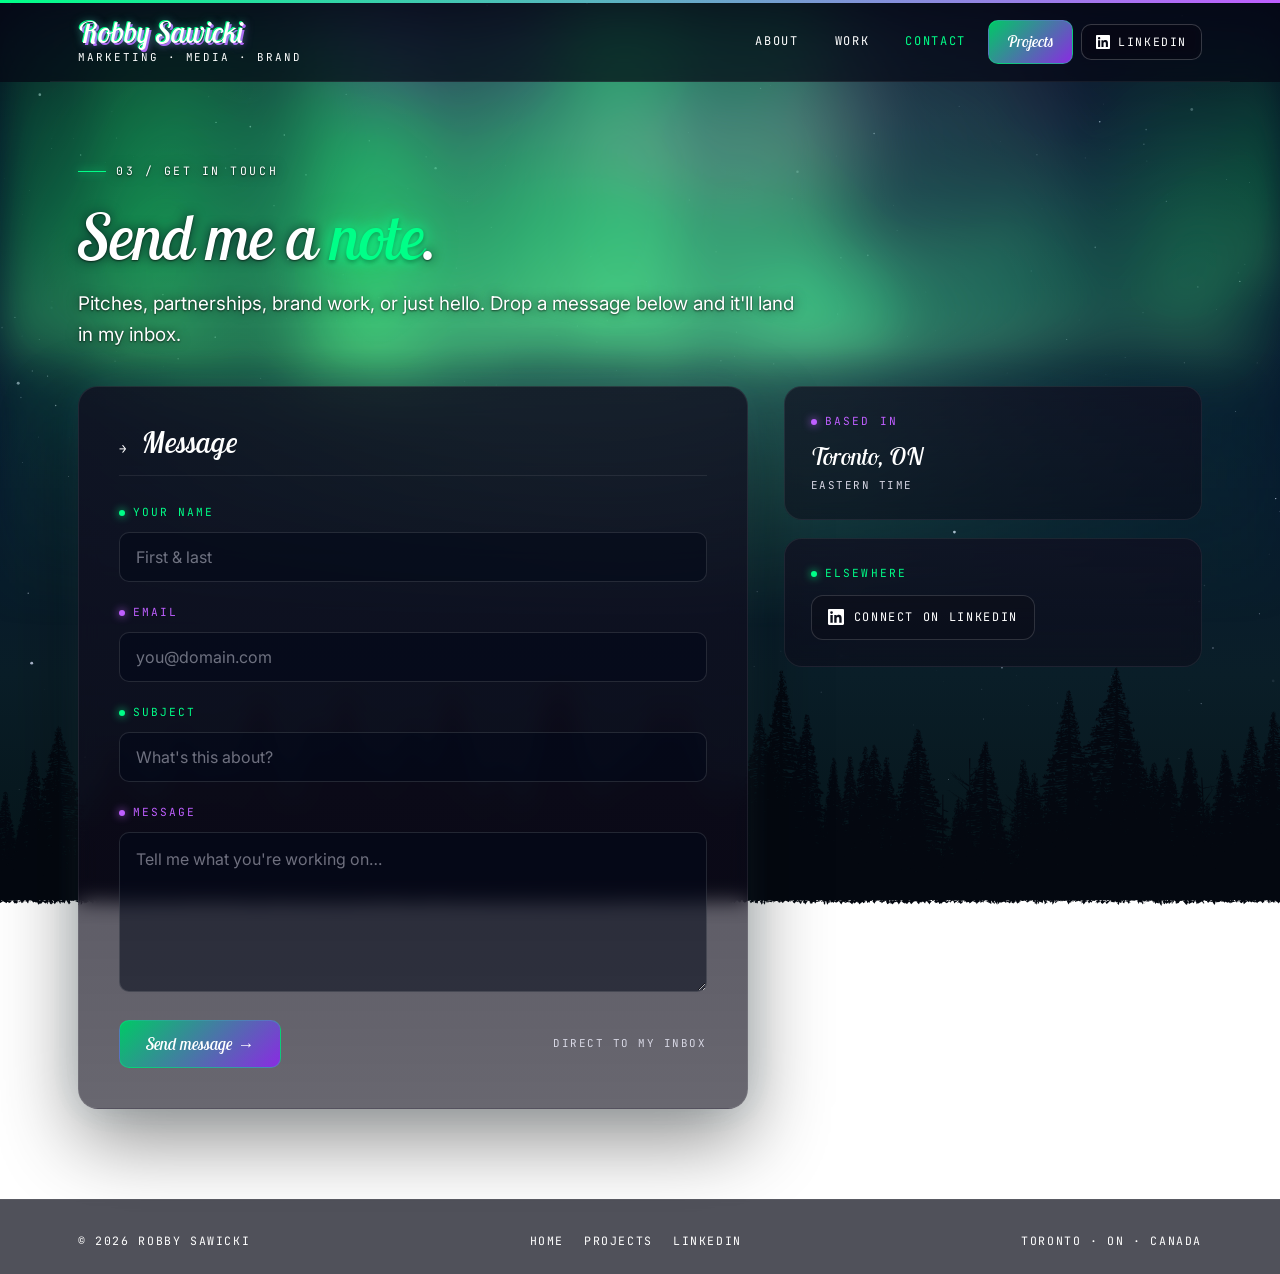
<file: contact.html>
<!DOCTYPE html>
<html lang="en">
<head>
    <meta charset="UTF-8">
    <meta name="viewport" content="width=device-width, initial-scale=1.0">
    <title>Contact · Robby Sawicki</title>
    <link rel="canonical" href="https://robbysawicki.com/contact.html" />
    <meta name="description" content="Get in touch with Robby Sawicki — Toronto marketing strategist — for pitches, partnerships, brand work, or just to say hello.">
    <meta name="author" content="Robby Sawicki">
    <meta name="theme-color" content="#020818">

    <!-- Open Graph (LinkedIn, Facebook, Slack, iMessage previews) -->
    <meta property="og:type" content="website">
    <meta property="og:site_name" content="Robby Sawicki">
    <meta property="og:title" content="Contact · Robby Sawicki">
    <meta property="og:description" content="Reach Robby Sawicki for pitches, partnerships, brand work, or just to say hello.">
    <meta property="og:url" content="https://robbysawicki.com/contact.html">
    <meta property="og:image" content="https://robbysawicki.com/robby.jpg">

    <!-- Twitter / X card -->
    <meta name="twitter:card" content="summary_large_image">
    <meta name="twitter:title" content="Contact · Robby Sawicki">
    <meta name="twitter:description" content="Reach Robby Sawicki for pitches, partnerships, brand work, or just to say hello.">
    <meta name="twitter:image" content="https://robbysawicki.com/robby.jpg">

    <!-- Google tag (gtag.js) -->
    <script async src="https://www.googletagmanager.com/gtag/js?id=G-FV4TMDNM33"></script>
    <script>
      window.dataLayer = window.dataLayer || [];
      function gtag(){dataLayer.push(arguments);}
      gtag('js', new Date());
      gtag('config', 'G-FV4TMDNM33');
    </script>

    <!-- Microsoft Clarity -->
    <script type="text/javascript">
      (function(c,l,a,r,i,t,y){
          c[a]=c[a]||function(){(c[a].q=c[a].q||[]).push(arguments)};
          t=l.createElement(r);t.async=1;t.src="https://www.clarity.ms/tag/"+i;
          y=l.getElementsByTagName(r)[0];y.parentNode.insertBefore(t,y);
      })(window, document, "clarity", "script", "wql0p01vp3");
    </script>

    <link rel="icon" href="data:image/svg+xml,<svg xmlns='http://www.w3.org/2000/svg' width='128' height='128' viewBox='0 0 128 128'><defs><filter id='g' x='-50%25' y='-50%25' width='200%25' height='200%25'><feDropShadow dx='3' dy='-3' stdDeviation='3' flood-color='%2300ff88' flood-opacity='0.95'/><feDropShadow dx='-3' dy='3' stdDeviation='3' flood-color='%23bf5fff' flood-opacity='0.95'/></filter></defs><circle cx='64' cy='64' r='64' fill='%230a0a0f'/><path d='M59.86 39.29L69.94 37.94L65.44 58.91L67.78 58.91Q70.93 58.91 73.59 57.43Q76.24 55.94 78.22 53.60Q80.20 51.26 81.28 48.38Q82.36 45.50 82.36 42.80L82.36 42.80Q82.36 40.82 81.73 39.02Q81.10 37.22 79.62 35.83Q78.13 34.43 75.61 33.58Q73.09 32.72 69.22 32.72L69.22 32.72Q64.36 32.72 60.04 34.30Q55.72 35.87 52.48 38.80Q49.24 41.72 47.35 45.95Q45.46 50.18 45.46 55.49L45.46 55.49Q45.46 58.64 45.78 59.81Q46.09 60.98 46.54 61.61L46.54 61.61Q44.92 61.61 43.39 61.16Q41.86 60.71 40.65 59.72Q39.43 58.73 38.71 57.16Q37.99 55.58 37.99 53.33L37.99 53.33Q37.99 48.65 40.69 44.38Q43.39 40.10 47.94 36.77Q52.48 33.44 58.33 31.46Q64.18 29.48 70.39 29.48L70.39 29.48Q75.16 29.48 78.85 30.65Q82.54 31.82 85.02 33.80Q87.49 35.78 88.75 38.44Q90.01 41.09 90.01 43.97L90.01 43.97Q90.01 48.20 87.36 52.39Q84.70 56.57 79.66 59.18L79.66 59.18Q83.62 60.08 85.06 62.51Q86.50 64.94 86.50 68.36L86.50 68.36Q86.50 71.06 85.83 74.17Q85.15 77.27 84.30 80.28Q83.44 83.30 82.77 86.05Q82.09 88.79 82.09 90.86L82.09 90.86Q82.09 93.11 83.03 94.73Q83.98 96.35 85.60 96.98L85.60 96.98Q82.72 97.79 80.97 98.15Q79.21 98.51 77.59 98.51L77.59 98.51Q74.17 98.51 72.69 96.62Q71.20 94.73 71.20 92.66L71.20 92.66Q71.20 90.32 72.01 87.31Q72.82 84.29 73.81 81.09Q74.80 77.90 75.61 74.84Q76.42 71.78 76.42 69.35L76.42 69.35Q76.42 65.12 74.58 63.59Q72.73 62.06 69.85 62.06L69.85 62.06Q68.86 62.06 67.33 62.24Q65.80 62.42 64.63 62.69L64.63 62.69L57.34 96.98L47.44 96.98L59.86 39.29Z' fill='white' filter='url(%23g)'/></svg>">

    <link rel="preconnect" href="https://fonts.googleapis.com">
    <link rel="preconnect" href="https://fonts.gstatic.com" crossorigin>
    <link href="https://fonts.googleapis.com/css2?family=Lobster+Two:ital@1&family=Inter:wght@300;400;500;600;700&family=JetBrains+Mono:wght@400;500&display=block" rel="stylesheet">

    <style>
        *, *::before, *::after { box-sizing: border-box; }

        :root {
            --green: #00ff88;
            --purple: #bf5fff;
            --ink-0: #020818;
            --ink-1: #0a1128;
            --ink-2: #110d1f;
            --ink-3: #1a1430;
            --line: #2a2a40;
            --text: #ffffff;
            --text-soft: #ededf5;
            --text-dim: #d8d8e5;
            --outdoor-shadow: 0 1px 2px rgba(0,0,0,0.6), 0 0 12px rgba(2,8,24,0.7);
        }

        .eyebrow, .section-num, .section-meta, .ghost-btn,
        .contact-hero h1, .contact-hero .lede, .contact-info-label, .contact-info-value {
            text-shadow: var(--outdoor-shadow);
        }

        html, body { margin: 0; padding: 0; }

        body {
            background: linear-gradient(180deg, #020818 0%, #041028 15%, #061830 35%, #081a2e 55%, #0a1e28 75%, #061418 100%);
            background-attachment: fixed;
            font-family: 'Inter', sans-serif;
            color: var(--text);
            -webkit-font-smoothing: antialiased;
            line-height: 1.6;
        }

        a { color: inherit; }

        .bg-layer { position: fixed; left: 0; top: 0; pointer-events: none; }

        /* ====== STICKY HEADER ====== */
        .sticky-header::before {
            content: '';
            display: block;
            height: 3px;
            background: linear-gradient(to right, var(--green), var(--purple), var(--green));
            background-size: 200% 100%;
            animation: shimmer 3s linear infinite;
        }

        @keyframes shimmer {
            0%   { background-position: 0% 0%; }
            100% { background-position: 200% 0%; }
        }

        .sticky-header {
            position: sticky;
            top: 0;
            z-index: 100;
            background: rgba(6, 8, 20, 0.72);
            backdrop-filter: blur(14px) saturate(1.2);
            -webkit-backdrop-filter: blur(14px) saturate(1.2);
        }

        .header-container {
            max-width: 1180px;
            margin: 0 auto;
            display: flex;
            justify-content: space-between;
            align-items: center;
            padding: 14px 28px;
            border-bottom: 1px solid rgba(255,255,255,0.06);
        }

        .brand {
            display: flex;
            flex-direction: column;
            gap: 2px;
            text-decoration: none;
        }

        .brand-name {
            font-family: 'Lobster Two', serif;
            font-style: italic;
            font-weight: 400;
            font-size: 1.9rem;
            line-height: 1;
            color: #fff;
            text-shadow:
                -1.5px -1.5px 0 var(--green),
                -1.5px -1.5px 8px rgba(0,255,136,0.55),
                 1.5px  1.5px 0 var(--purple),
                 1.5px  1.5px 8px rgba(191,95,255,0.55);
        }

        .brand-tag {
            font-family: 'JetBrains Mono', monospace;
            font-size: 0.68rem;
            letter-spacing: 0.18em;
            text-transform: uppercase;
            color: #ffffff;
        }

        .nav {
            display: flex;
            align-items: center;
            gap: 8px;
        }

        .nav-link {
            font-family: 'JetBrains Mono', monospace;
            font-size: 0.75rem;
            letter-spacing: 0.14em;
            text-transform: uppercase;
            text-decoration: none;
            color: #ffffff;
            padding: 10px 14px;
            border-radius: 8px;
            transition: color 0.25s ease, background 0.25s ease;
        }

        .nav-link:hover { color: #fff; background: rgba(255,255,255,0.04); }
        .nav-link.active { color: var(--green); }

        .neon-btn {
            font-family: 'Lobster Two', serif;
            font-style: italic;
            font-size: 1rem;
            padding: 8px 18px;
            text-decoration: none;
            color: #fff;
            border-radius: 10px;
            background: linear-gradient(135deg, #00c966, #8a2be2);
            border: 1px solid rgba(0,255,136,0.3);
            transition: all 0.3s ease;
            display: inline-flex;
            align-items: center;
            gap: 8px;
            cursor: pointer;
        }

        .neon-btn:hover {
            filter: brightness(1.2);
            box-shadow: 0 0 18px rgba(0,255,136,0.6), 0 0 18px rgba(191,95,255,0.6);
            transform: translateY(-2px);
        }

        .linkedin-pill {
            display: inline-flex;
            align-items: center;
            gap: 8px;
            padding: 8px 14px;
            border-radius: 10px;
            border: 1px solid rgba(255,255,255,0.2);
            background: rgba(10,10,20,0.35);
            backdrop-filter: blur(6px);
            font-family: 'JetBrains Mono', monospace;
            font-size: 0.72rem;
            letter-spacing: 0.14em;
            text-transform: uppercase;
            text-decoration: none;
            color: #ffffff;
            transition: all 0.25s ease;
        }
        .linkedin-pill:hover {
            color: #fff;
            border-color: rgba(0,255,136,0.45);
            box-shadow: 0 0 14px rgba(0,255,136,0.25);
        }
        .linkedin-pill svg { width: 14px; height: 14px; }

        /* ====== LAYOUT ====== */
        main { position: relative; z-index: 2; }

        .wrap {
            max-width: 1180px;
            margin: 0 auto;
            padding: 0 28px;
        }

        /* ====== CONTACT HERO ====== */
        .contact-hero {
            padding: 72px 0 36px;
            text-align: left;
            max-width: 720px;
        }
        .eyebrow {
            display: inline-flex;
            align-items: center;
            gap: 10px;
            font-family: 'JetBrains Mono', monospace;
            font-size: 0.72rem;
            letter-spacing: 0.22em;
            text-transform: uppercase;
            color: #ffffff;
            margin-bottom: 22px;
        }
        .eyebrow::before {
            content: '';
            width: 28px;
            height: 1px;
            background: var(--green);
            box-shadow: 0 0 8px var(--green);
        }
        .contact-hero h1 {
            font-family: 'Lobster Two', serif;
            font-style: italic;
            font-weight: 400;
            font-size: clamp(2.6rem, 5vw, 4.4rem);
            line-height: 1.05;
            margin: 0 0 18px;
            color: #fff;
            letter-spacing: -0.01em;
        }
        .contact-hero h1 .accent-g {
            color: #00ff88;
            text-shadow:
              0 0 14px rgba(0,255,136,0.9),
              0 0 32px rgba(0,255,136,0.55),
              0 2px 4px rgba(0,0,0,0.5);
        }
        .contact-hero .lede {
            font-size: 1.18rem;
            line-height: 1.65;
            color: #ffffff;
            margin: 0;
            text-wrap: pretty;
        }

        /* ====== CONTACT GRID ====== */
        .contact-grid {
            display: grid;
            grid-template-columns: 1.6fr 1fr;
            gap: 36px;
            padding-bottom: 90px;
            align-items: start;
        }

        /* ====== FORM CARD ====== */
        .form-card {
            background: linear-gradient(180deg, rgba(17,13,31,0.78), rgba(12,10,24,0.62));
            border: 1px solid rgba(255,255,255,0.08);
            border-radius: 20px;
            padding: 40px;
            backdrop-filter: blur(10px);
            -webkit-backdrop-filter: blur(10px);
            box-shadow:
                0 30px 80px rgba(0,0,0,0.45),
                0 0 40px rgba(0,255,136,0.05),
                0 0 40px rgba(191,95,255,0.05);
        }

        .form-head {
            display: flex;
            align-items: baseline;
            gap: 14px;
            margin-bottom: 28px;
            padding-bottom: 16px;
            border-bottom: 1px solid rgba(255,255,255,0.08);
        }
        .form-head .num {
            font-family: 'JetBrains Mono', monospace;
            font-size: 0.78rem;
            letter-spacing: 0.18em;
            color: #ffffff;
        }
        .form-head h2 {
            font-family: 'Lobster Two', serif;
            font-style: italic;
            font-weight: 400;
            font-size: 1.9rem;
            line-height: 1;
            margin: 0;
            color: #fff;
        }

        .field {
            display: flex;
            flex-direction: column;
            margin-bottom: 22px;
        }
        .field label {
            font-family: 'JetBrains Mono', monospace;
            font-size: 0.7rem;
            letter-spacing: 0.18em;
            text-transform: uppercase;
            color: var(--green);
            margin-bottom: 10px;
            display: flex;
            align-items: center;
            gap: 8px;
        }
        .field label::before {
            content: '';
            width: 6px; height: 6px;
            border-radius: 50%;
            background: currentColor;
            box-shadow: 0 0 8px currentColor;
        }
        .field.purple label { color: var(--purple); }

        .input, .textarea {
            width: 100%;
            font-family: 'Inter', sans-serif;
            font-size: 1rem;
            color: #fff;
            background: rgba(2,8,24,0.55);
            border: 1px solid rgba(255,255,255,0.12);
            border-radius: 10px;
            padding: 14px 16px;
            outline: none;
            transition: border-color 0.25s ease, box-shadow 0.25s ease, background 0.25s ease;
            -webkit-appearance: none;
            appearance: none;
        }
        .input::placeholder, .textarea::placeholder {
            color: rgba(216,216,229,0.5);
        }
        .input:hover, .textarea:hover {
            border-color: rgba(255,255,255,0.22);
        }
        .input:focus, .textarea:focus {
            border-color: rgba(0,255,136,0.55);
            box-shadow: 0 0 0 3px rgba(0,255,136,0.12), 0 0 18px rgba(0,255,136,0.18);
            background: rgba(2,8,24,0.75);
        }
        .field.purple .input:focus, .field.purple .textarea:focus {
            border-color: rgba(191,95,255,0.55);
            box-shadow: 0 0 0 3px rgba(191,95,255,0.12), 0 0 18px rgba(191,95,255,0.18);
        }
        .textarea {
            resize: vertical;
            min-height: 160px;
            line-height: 1.55;
        }

        .form-actions {
            display: flex;
            align-items: center;
            justify-content: space-between;
            gap: 16px;
            margin-top: 28px;
            flex-wrap: wrap;
        }
        .submit-btn {
            font-family: 'Lobster Two', serif;
            font-style: italic;
            font-size: 1.05rem;
            padding: 12px 26px;
            border: 1px solid rgba(0,255,136,0.3);
            background: linear-gradient(135deg, #00c966, #8a2be2);
            color: #fff;
            border-radius: 10px;
            cursor: pointer;
            transition: all 0.3s ease;
            display: inline-flex;
            align-items: center;
            gap: 10px;
        }
        .submit-btn:hover {
            filter: brightness(1.2);
            box-shadow: 0 0 18px rgba(0,255,136,0.6), 0 0 18px rgba(191,95,255,0.6);
            transform: translateY(-2px);
        }
        .submit-btn:disabled {
            opacity: 0.55;
            cursor: not-allowed;
            transform: none;
            box-shadow: none;
        }
        .form-note {
            font-family: 'JetBrains Mono', monospace;
            font-size: 0.68rem;
            letter-spacing: 0.14em;
            text-transform: uppercase;
            color: #d8d8e5;
            line-height: 1.5;
        }

        .form-status {
            margin-top: 18px;
            padding: 14px 16px;
            border-radius: 10px;
            font-family: 'JetBrains Mono', monospace;
            font-size: 0.78rem;
            letter-spacing: 0.08em;
            display: none;
        }
        .form-status.show { display: block; }
        .form-status.success {
            color: var(--green);
            background: rgba(0,255,136,0.08);
            border: 1px solid rgba(0,255,136,0.35);
            box-shadow: 0 0 18px rgba(0,255,136,0.15);
        }
        .form-status.error {
            color: #ffb4b4;
            background: rgba(255,80,80,0.08);
            border: 1px solid rgba(255,80,80,0.35);
        }

        /* ====== SIDE INFO ====== */
        .side {
            display: flex;
            flex-direction: column;
            gap: 18px;
            position: sticky;
            top: 88px;
        }
        .info-card {
            background: linear-gradient(180deg, rgba(17,13,31,0.7), rgba(12,10,24,0.55));
            border: 1px solid rgba(255,255,255,0.07);
            border-radius: 18px;
            padding: 26px;
            backdrop-filter: blur(8px);
            -webkit-backdrop-filter: blur(8px);
            transition: all 0.35s ease;
        }
        .info-card:hover {
            border-color: rgba(191,95,255,0.22);
            box-shadow: 0 0 28px rgba(191,95,255,0.08), 0 0 28px rgba(0,255,136,0.06);
        }
        .info-label {
            font-family: 'JetBrains Mono', monospace;
            font-size: 0.7rem;
            letter-spacing: 0.2em;
            text-transform: uppercase;
            color: var(--purple);
            margin-bottom: 12px;
            display: flex;
            align-items: center;
            gap: 8px;
        }
        .info-label.g { color: var(--green); }
        .info-label::before {
            content: '';
            width: 6px; height: 6px;
            border-radius: 50%;
            background: currentColor;
            box-shadow: 0 0 8px currentColor;
        }
        .info-value {
            font-family: 'Lobster Two', serif;
            font-style: italic;
            font-size: 1.5rem;
            color: #fff;
            margin: 0 0 6px;
            line-height: 1.15;
            word-break: break-word;
        }
        .info-value a { text-decoration: none; transition: color 0.25s; }
        .info-value a:hover { color: var(--green); }
        .info-sub {
            font-family: 'JetBrains Mono', monospace;
            font-size: 0.68rem;
            letter-spacing: 0.14em;
            text-transform: uppercase;
            color: #d8d8e5;
            line-height: 1.5;
            margin: 0;
        }

        .side-linkedin {
            display: inline-flex;
            align-items: center;
            gap: 10px;
            padding: 12px 16px;
            border-radius: 12px;
            border: 1px solid rgba(255,255,255,0.15);
            background: rgba(10,10,20,0.4);
            font-family: 'JetBrains Mono', monospace;
            font-size: 0.74rem;
            letter-spacing: 0.14em;
            text-transform: uppercase;
            text-decoration: none;
            color: #fff;
            transition: all 0.25s ease;
            justify-content: center;
        }
        .side-linkedin:hover {
            border-color: rgba(0,255,136,0.45);
            box-shadow: 0 0 14px rgba(0,255,136,0.25);
        }
        .side-linkedin svg { width: 16px; height: 16px; }

        /* ====== FOOTER ====== */
        .site-footer {
            position: relative;
            z-index: 2;
            padding: 32px 0 24px;
            border-top: 1px solid rgba(255,255,255,0.06);
            background: rgba(6,8,20,0.7);
            backdrop-filter: blur(10px);
        }
        .footer-row {
            display: flex;
            justify-content: space-between;
            align-items: center;
            max-width: 1180px;
            margin: 0 auto;
            padding: 0 28px;
            font-family: 'JetBrains Mono', monospace;
            font-size: 0.72rem;
            letter-spacing: 0.14em;
            text-transform: uppercase;
            color: #ffffff;
            gap: 20px;
            flex-wrap: wrap;
        }
        .footer-links { display: flex; gap: 20px; }
        .footer-links a { text-decoration: none; color: #ffffff; transition: color 0.25s; }
        .footer-links a:hover { color: var(--green); }

        /* ====== RESPONSIVE ====== */
        @media (max-width: 900px) {
            .contact-hero { padding: 56px 0 28px; }
            .contact-grid {
                grid-template-columns: 1fr;
                gap: 24px;
                padding-bottom: 64px;
            }
            .side { position: static; }
            .form-card { padding: 28px; }
            .header-container { padding: 12px 18px; }
            .brand-name { font-size: 1.5rem; }
            .brand-tag { display: none; }
            .nav-link { display: none; }
            .wrap { padding: 0 20px; }
        }
        @media (max-width: 560px) {
            .form-card { padding: 22px; }
            .form-actions { flex-direction: column; align-items: stretch; }
            .submit-btn { justify-content: center; }
        }
    </style>
</head>
<body id="top">

<!-- Aurora Borealis Background (identical to index.html) -->
<canvas id="aurora-stars" class="bg-layer" style="width:100%;height:100%;z-index:0;"></canvas>
<canvas id="aurora-bg" class="bg-layer" style="width:100%;height:70vh;z-index:0;filter:blur(22px) saturate(1.15);-webkit-mask-image:linear-gradient(to bottom,black 0%,black 55%,transparent 100%);mask-image:linear-gradient(to bottom,black 0%,black 55%,transparent 100%);"></canvas>
<script>
(function(){
  var sc=document.getElementById('aurora-stars');
  var sctx=sc.getContext('2d');
  var c=document.getElementById('aurora-bg');
  var ctx=c.getContext('2d');
  var W,H,sW,sH,t=0;
  var SCALE=0.35;

  function resize(){
    W=window.innerWidth; H=window.innerHeight;
    sc.width=W; sc.height=H;
    var bgH=H*0.7;
    sW=Math.round(W*SCALE); sH=Math.round(bgH*SCALE);
    c.width=sW; c.height=sH;
  }
  resize();
  window.addEventListener('resize',resize);

  var stars=[];
  var POLE = { x: 0.5, y: 1.35 };
  var ROT_SPEED = 0.0000045;

  function maxVisibleRadius(){
    var aspect = (typeof W !== 'undefined' && W) ? (H/W) : 0.6;
    var corners = [[0,0],[1,0],[0,0.9],[1,0.9]];
    var max=0;
    for(var k=0;k<corners.length;k++){
      var dx=corners[k][0]-POLE.x;
      var dy=(corners[k][1]-POLE.y)/aspect;
      var r=Math.sqrt(dx*dx+dy*dy);
      if(r>max) max=r;
    }
    return max;
  }

  var twinklers=[];
  var MAX_R = 1.8;
  function seedStars(count, sizeMin, sizeMax, alphaMin, alphaMax, twMin, twRange){
    var out=[];
    for(var i=0;i<count;i++){
      var r0 = MAX_R * Math.sqrt(Math.random());
      var a0 = Math.random() * Math.PI*2;
      out.push({
        r0:r0, a0:a0,
        size: Math.random()*(sizeMax-sizeMin)+sizeMin,
        a: Math.random()*(alphaMax-alphaMin)+alphaMin,
        tw: Math.random()*twRange+twMin,
        tp: Math.random()*Math.PI*2
      });
    }
    return out;
  }
  function reseedAll(){
    MAX_R = maxVisibleRadius();
    stars.length=0;
    var base = seedStars(6000, 0.15, 0.85, 0.3, 0.85, 0.003, 0.012);
    var bright = seedStars(240, 0.9, 1.5, 0.6, 0.9, 0.004, 0.015);
    for(var k=0;k<base.length;k++) stars.push(base[k]);
    for(var k=0;k<bright.length;k++) stars.push(bright[k]);
    twinklers.length=0;
    for(var i=0;i<28;i++){
      var r0 = MAX_R * Math.sqrt(Math.random());
      var a0 = Math.random() * Math.PI*2;
      twinklers.push({
        r0:r0, a0:a0,
        size:Math.random()*0.4+0.8,
        period: Math.random()*8000+7000,
        phase: Math.random()*Math.PI*2,
        burst: Math.random()*0.25+0.55,
        hue: 'w'
      });
    }
  }

  reseedAll();
  window.addEventListener('resize', reseedAll);

  var meteors=[];
  var nextMeteorAt = performance.now() + 8000 + Math.random()*10000;
  function spawnMeteor(){
    var angle = (Math.PI/180) * (15 + Math.random()*35);
    var speed = 0.0011 + Math.random()*0.0006;
    var startX = Math.random()*0.6 - 0.1;
    var startY = Math.random()*0.35 - 0.05;
    meteors.push({
      x: startX, y: startY,
      vx: Math.cos(angle)*speed,
      vy: Math.sin(angle)*speed,
      life: 0,
      maxLife: 700 + Math.random()*500,
      len: 0.08 + Math.random()*0.08,
      width: 0.7 + Math.random()*0.5,
      bornAt: performance.now()
    });
    nextMeteorAt = performance.now() + 18000 + Math.random()*30000;
  }

  var curtains=[
    {yBase:0.38, waveA:0.10, waveF:0.55, waveS:0.035, rayLen:0.82, brightS:0.05, brightF:0.9, brightOff:0,
     cBot:[120,255,150], cMid:[45,220,110], cTop:[140,80,200], alpha:1.30, kind:'green'},
    {yBase:0.32, waveA:0.09, waveF:0.40, waveS:0.028, rayLen:0.88, brightS:0.04, brightF:0.7, brightOff:1.8,
     cBot:[90,240,130], cMid:[40,200,100], cTop:[160,90,210], alpha:1.00, kind:'green'},
    {yBase:0.52, waveA:0.06, waveF:0.70, waveS:0.045, rayLen:0.42, brightS:0.06, brightF:1.1, brightOff:3.2,
     cBot:[150,255,170], cMid:[70,230,140], cTop:[80,200,130], alpha:0.70, kind:'green'},
    {yBase:0.28, waveA:0.07, waveF:0.80, waveS:0.050, rayLen:0.35, brightS:0.08, brightF:1.4, brightOff:2.3,
     cBot:[255,140,180], cMid:[240,110,180], cTop:[200,90,190], alpha:0.45, kind:'pink'}
  ];

  var numRays=90;
  var lastFrame=0;
  var FPS_INTERVAL=1000/24;

  function draw(now){
    requestAnimationFrame(draw);
    var elapsed=now-lastFrame;
    if(elapsed<FPS_INTERVAL) return;
    lastFrame=now-(elapsed%FPS_INTERVAL);
    t+=0.0012;

    sctx.clearRect(0,0,W,H);
    var rot = now * ROT_SPEED;
    var poleX = POLE.x * W;
    var poleY = POLE.y * H;
    for(var i=0;i<stars.length;i++){
      var s=stars[i]; s.tp+=s.tw;
      var ang = s.a0 + rot;
      var rx = poleX + Math.cos(ang) * s.r0 * W;
      var ry = poleY + Math.sin(ang) * s.r0 * W * (H/W);
      if(ry > H*0.88) continue;
      sctx.fillStyle='rgba(220,230,255,'+(s.a*(0.5+0.5*Math.sin(s.tp)))+')';
      sctx.beginPath();sctx.arc(rx,ry,s.size,0,Math.PI*2);sctx.fill();
    }

    for(var i=0;i<twinklers.length;i++){
      var tw=twinklers[i];
      var p=((now+tw.phase*1000)%tw.period)/tw.period;
      var intensity;
      if(p<tw.burst) { intensity = 0.25; }
      else {
        var q=(p-tw.burst)/(1-tw.burst);
        intensity = 0.25 + Math.pow(Math.sin(q*Math.PI),2.0) * 0.55;
      }
      var ang = tw.a0 + rot;
      var px = poleX + Math.cos(ang) * tw.r0 * W;
      var py = poleY + Math.sin(ang) * tw.r0 * W * (H/W);
      if(py > H*0.88) continue;
      var col='235,240,255';
      if(intensity>0.55){
        var g=sctx.createRadialGradient(px,py,0,px,py,tw.size*6);
        g.addColorStop(0,'rgba('+col+','+((intensity-0.5)*0.35)+')');
        g.addColorStop(1,'rgba('+col+',0)');
        sctx.fillStyle=g;
        sctx.beginPath();sctx.arc(px,py,tw.size*6,0,Math.PI*2);sctx.fill();
      }
      sctx.fillStyle='rgba('+col+','+Math.min(1,intensity)+')';
      sctx.beginPath();sctx.arc(px,py,tw.size,0,Math.PI*2);sctx.fill();
    }

    if(now >= nextMeteorAt) spawnMeteor();
    for(var i=meteors.length-1;i>=0;i--){
      var m=meteors[i];
      var age = now - m.bornAt;
      if(age > m.maxLife){ meteors.splice(i,1); continue; }
      var dt = elapsed;
      m.x += m.vx * dt;
      m.y += m.vy * dt;
      var t01 = age/m.maxLife;
      var fade = Math.sin(t01*Math.PI) * 0.55;
      var hx=m.x*W, hy=m.y*H;
      var tx=(m.x - m.vx*1000*m.len)*W;
      var ty=(m.y - m.vy*1000*m.len)*H;
      var grad=sctx.createLinearGradient(hx,hy,tx,ty);
      grad.addColorStop(0,'rgba(235,240,255,'+fade+')');
      grad.addColorStop(0.3,'rgba(210,220,240,'+(fade*0.4)+')');
      grad.addColorStop(1,'rgba(210,220,240,0)');
      sctx.strokeStyle=grad;
      sctx.lineWidth=m.width;
      sctx.lineCap='round';
      sctx.beginPath(); sctx.moveTo(hx,hy); sctx.lineTo(tx,ty); sctx.stroke();
    }

    ctx.clearRect(0,0,sW,sH);
    for(var ci=0;ci<curtains.length;ci++){
      var cu=curtains[ci];
      var foldShift = t*cu.brightS*0.6 + cu.brightOff;
      for(var i=0;i<numRays;i++){
        var nx=i/numRays;
        var jitter=Math.sin(i*12.9898+ci*78.233)*0.35;
        var x=(nx+jitter/numRays*0.45)*sW;
        var ridge=cu.yBase
          +Math.sin(nx*Math.PI*2*cu.waveF + t*cu.waveS)*cu.waveA
          +Math.sin(nx*Math.PI*3.1*cu.waveF + t*cu.waveS*0.7 + 1.5)*cu.waveA*0.55
          +Math.sin(nx*Math.PI*7.3*cu.waveF + t*cu.waveS*0.4 + 3.8)*cu.waveA*0.22
          +Math.sin(nx*Math.PI*13.7*cu.waveF + t*cu.waveS*0.25 + ci*2.3)*cu.waveA*0.10;
        var ridgeY=ridge*sH;
        var rayH=cu.rayLen*sH
          *(0.78+0.22*Math.sin(nx*Math.PI*3.3+t*0.08+ci*2.1))
          *(0.90+0.16*Math.sin(i*2.7+ci*5.7+t*0.10));

        var clusterLarge = Math.sin(nx*Math.PI*2.2 - foldShift)*0.5+0.5;
        var clusterMed   = Math.sin(nx*Math.PI*5.5 - foldShift*1.4 + 1.7)*0.5+0.5;
        var clusterFine  = Math.sin(nx*Math.PI*13.0 - foldShift*0.8 + 3.1)*0.5+0.5;
        var fold = Math.pow(clusterLarge, 1.8) * (0.4 + 0.6*clusterMed) * (0.55 + 0.45*clusterFine);
        fold *= (0.75 + 0.35*Math.sin(i*1.8+ci*3.3+t*0.06));
        fold *= (0.72+0.32*Math.sin(t*0.04+ci*1.2));
        var bright = Math.max(0, Math.min(fold, 1.15));

        var a=cu.alpha*bright*1.15;
        if(a<0.025) continue;
        var widthJit=1.4+0.5*Math.abs(Math.sin(i*5.1+ci*3.7+t*0.03));
        var rayW=(sW/numRays+1)*widthJit;
        var grad=ctx.createLinearGradient(x,ridgeY+rayH*0.25,x,ridgeY-rayH);
        var cB=cu.cBot,cM=cu.cMid,cT=cu.cTop;
        if(cu.kind==='green'){
          grad.addColorStop(0,    'rgba('+cB[0]+','+cB[1]+','+cB[2]+',0)');
          grad.addColorStop(0.08, 'rgba('+cB[0]+','+cB[1]+','+cB[2]+','+(a*0.75)+')');
          grad.addColorStop(0.28, 'rgba('+cM[0]+','+cM[1]+','+cM[2]+','+(a)+')');
          grad.addColorStop(0.60, 'rgba('+cM[0]+','+cM[1]+','+cM[2]+','+(a*0.6)+')');
          grad.addColorStop(0.82, 'rgba('+cT[0]+','+cT[1]+','+cT[2]+','+(a*0.28)+')');
          grad.addColorStop(1,    'rgba('+cT[0]+','+cT[1]+','+cT[2]+',0)');
        } else {
          grad.addColorStop(0,    'rgba('+cB[0]+','+cB[1]+','+cB[2]+',0)');
          grad.addColorStop(0.2,  'rgba('+cB[0]+','+cB[1]+','+cB[2]+','+(a*0.5)+')');
          grad.addColorStop(0.5,  'rgba('+cM[0]+','+cM[1]+','+cM[2]+','+(a*0.75)+')');
          grad.addColorStop(0.85, 'rgba('+cT[0]+','+cT[1]+','+cT[2]+','+(a*0.2)+')');
          grad.addColorStop(1,    'rgba('+cT[0]+','+cT[1]+','+cT[2]+',0)');
        }
        ctx.fillStyle=grad;
        ctx.fillRect(x,ridgeY-rayH,rayW,rayH*1.25);
      }
    }

    var hga=0.38+0.10*Math.sin(t*0.03);
    var hg=ctx.createRadialGradient(sW*0.5,sH*0.88,0,sW*0.5,sH*0.88,sW*0.75);
    hg.addColorStop(0,'rgba(140,255,160,'+hga+')');
    hg.addColorStop(0.25,'rgba(80,230,130,'+(hga*0.75)+')');
    hg.addColorStop(0.55,'rgba(40,180,100,'+(hga*0.32)+')');
    hg.addColorStop(1,'rgba(0,0,0,0)');
    ctx.fillStyle=hg;ctx.fillRect(0,0,sW,sH);

    var mga=0.22+0.08*Math.sin(t*0.025+1.2);
    var mg=ctx.createRadialGradient(sW*0.35,sH*0.55,0,sW*0.35,sH*0.55,sW*0.55);
    mg.addColorStop(0,'rgba(90,230,140,'+mga+')');
    mg.addColorStop(0.5,'rgba(60,200,120,'+(mga*0.45)+')');
    mg.addColorStop(1,'rgba(0,0,0,0)');
    ctx.fillStyle=mg;ctx.fillRect(0,0,sW,sH);

    var pga=0.16+0.06*Math.sin(t*0.028+2.4);
    var pg=ctx.createRadialGradient(sW*0.55,sH*0.18,0,sW*0.55,sH*0.18,sW*0.55);
    pg.addColorStop(0,'rgba(150,75,210,'+pga+')');
    pg.addColorStop(0.5,'rgba(110,55,180,'+(pga*0.5)+')');
    pg.addColorStop(1,'rgba(0,0,0,0)');
    ctx.fillStyle=pg;ctx.fillRect(0,0,sW,sH);

    var rga=0.08+0.05*Math.sin(t*0.038+4.1);
    if(rga>0.04){
      var rg=ctx.createRadialGradient(sW*0.68,sH*0.32,0,sW*0.68,sH*0.32,sW*0.35);
      rg.addColorStop(0,'rgba(255,130,180,'+rga+')');
      rg.addColorStop(0.6,'rgba(220,100,170,'+(rga*0.4)+')');
      rg.addColorStop(1,'rgba(0,0,0,0)');
      ctx.fillStyle=rg;ctx.fillRect(0,0,sW,sH);
    }
  }
  requestAnimationFrame(draw);
})();
</script>

<!-- Realistic SVG treeline silhouette -->
<svg id="treeline-svg" style="position:fixed;bottom:0;left:0;width:100%;height:50vh;z-index:1;pointer-events:none;overflow:visible;display:block;" preserveAspectRatio="none"></svg>
<script src="treeline.js"></script>

<!-- ======================== HEADER ======================== -->
<div class="sticky-header">
  <div class="header-container">
    <a href="/" class="brand">
      <span class="brand-name">Robby Sawicki</span>
      <span class="brand-tag" id="brand-tag">Marketing · Media · Brand</span>
    </a>
    <nav class="nav">
      <a href="/#about" class="nav-link">About</a>
      <a href="/#work" class="nav-link">Work</a>
      <a href="contact.html" class="nav-link active">Contact</a>
      <a href="projects.html" class="neon-btn">Projects</a>
      <a href="https://www.linkedin.com/in/robbysawicki/" target="_blank" rel="noopener noreferrer" class="linkedin-pill">
        <svg viewBox="0 0 24 24" fill="currentColor"><path d="M20.45 20.45h-3.55v-5.57c0-1.33-.02-3.04-1.85-3.04-1.86 0-2.14 1.45-2.14 2.94v5.67H9.36V9h3.41v1.56h.05c.47-.9 1.63-1.85 3.36-1.85 3.6 0 4.26 2.37 4.26 5.45v6.29zM5.34 7.43a2.06 2.06 0 110-4.12 2.06 2.06 0 010 4.12zm1.78 13.02H3.56V9h3.56v11.45zM22.23 0H1.77C.79 0 0 .77 0 1.72v20.56C0 23.23.79 24 1.77 24h20.46C23.21 24 24 23.23 24 22.28V1.72C24 .77 23.21 0 22.23 0z"/></svg>
        LinkedIn
      </a>
    </nav>
  </div>
</div>

<main>
  <div class="wrap">

    <!-- ======================== HERO ======================== -->
    <section class="contact-hero">
      <div class="eyebrow" id="eyebrow-text">03 / Get in touch</div>
      <h1 id="hero-title">Send me a <span class="accent-g" id="hero-accent">note</span>.</h1>
      <p class="lede" id="hero-lede">
        Pitches, partnerships, brand work, or just hello. Drop a message below and it'll land in my inbox.
      </p>
    </section>

    <!-- ======================== CONTACT GRID ======================== -->
    <section class="contact-grid">

      <!-- FORM -->
      <div class="form-card">
        <div class="form-head">
          <span class="num">→</span>
          <h2>Message</h2>
        </div>

        <!--
          FORM SUBMISSION
          ─────────────────────────────────────────────────────────
          This page is static (GitHub Pages), so it can't send mail
          on its own. Two options are wired up:

          1. DEFAULT (works right now): the submit button opens the
             user's mail client with the message pre-filled,
             addressed to robbysawicki@gmail.com.

          2. UPGRADE (recommended): sign up for Formspree at
             https://formspree.io — free tier covers 50 msgs/month.
             Replace the FORMSPREE_ENDPOINT constant in the script
             below with your endpoint URL (looks like
             https://formspree.io/f/xxxxxxxx). The page will then
             POST submissions in-place, no mail client needed, with
             a "Thanks, I'll get back to you" success message.
        -->
        <form id="contact-form" novalidate>
          <input type="checkbox" name="botcheck" style="display:none;" tabindex="-1" autocomplete="off">
          <div class="field">
            <label for="name">Your name</label>
            <input class="input" type="text" id="name" name="name" placeholder="First &amp; last" required autocomplete="name">
          </div>

          <div class="field purple">
            <label for="email">Email</label>
            <input class="input" type="email" id="email" name="email" placeholder="you@domain.com" required autocomplete="email">
          </div>

          <div class="field">
            <label for="subject">Subject</label>
            <input class="input" type="text" id="subject" name="subject" placeholder="What's this about?" autocomplete="off">
          </div>

          <div class="field purple">
            <label for="message">Message</label>
            <textarea class="textarea" id="message" name="message" placeholder="Tell me what you're working on…" required></textarea>
          </div>

          <div class="form-actions">
            <button type="submit" class="submit-btn">Send message →</button>
            <span class="form-note" id="form-note">Direct to my inbox</span>
          </div>

          <div id="form-status" class="form-status"></div>
        </form>
      </div>

      <!-- SIDE INFO -->
      <aside class="side">
        <div class="info-card">
          <div class="info-label">Based in</div>
          <p class="info-value">Toronto, ON</p>
          <p class="info-sub">Eastern Time</p>
        </div>

        <div class="info-card">
          <div class="info-label g">Elsewhere</div>
          <a href="https://www.linkedin.com/in/robbysawicki/" target="_blank" rel="noopener" class="side-linkedin">
            <svg viewBox="0 0 24 24" fill="currentColor"><path d="M20.45 20.45h-3.55v-5.57c0-1.33-.02-3.04-1.85-3.04-1.86 0-2.14 1.45-2.14 2.94v5.67H9.36V9h3.41v1.56h.05c.47-.9 1.63-1.85 3.36-1.85 3.6 0 4.26 2.37 4.26 5.45v6.29zM5.34 7.43a2.06 2.06 0 110-4.12 2.06 2.06 0 010 4.12zm1.78 13.02H3.56V9h3.56v11.45zM22.23 0H1.77C.79 0 0 .77 0 1.72v20.56C0 23.23.79 24 1.77 24h20.46C23.21 24 24 23.23 24 22.28V1.72C24 .77 23.21 0 22.23 0z"/></svg>
            Connect on LinkedIn
          </a>
        </div>
      </aside>

    </section>

  </div>
</main>

<footer class="site-footer">
  <div class="footer-row">
    <div>© 2026 Robby Sawicki</div>
    <div class="footer-links">
      <a href="/">Home</a>
      <a href="projects.html">Projects</a>
      <a href="https://www.linkedin.com/in/robbysawicki/" target="_blank" rel="noopener">LinkedIn</a>
    </div>
    <div>Toronto · ON · Canada</div>
  </div>
</footer>

<script>
(function(){
  // ─── CONFIG ──────────────────────────────────────────────
  // Leave empty to use the mailto fallback (opens user's mail client).
  // Or paste your Formspree endpoint, e.g. 'https://formspree.io/f/xxxxxxxx'
  var FORMSPREE_ENDPOINT = 'https://api.web3forms.com/submit';
  var ACCESS_KEY = '644bc640-7a7c-4609-8e50-e5cc88627456';
  var TARGET_EMAIL = 'robbysawicki@gmail.com';
  // ─────────────────────────────────────────────────────────

  var form = document.getElementById('contact-form');
  var status = document.getElementById('form-status');
  var btn = form.querySelector('.submit-btn');

  function showStatus(kind, msg){
    status.className = 'form-status show ' + kind;
    status.textContent = msg;
  }

  form.addEventListener('submit', function(e){
    e.preventDefault();
    status.className = 'form-status';
    status.textContent = '';

    var name = form.name.value.trim();
    var email = form.email.value.trim();
    var subject = form.subject.value.trim();
    var message = form.message.value.trim();

    if(!name || !email || !message){
      showStatus('error', 'Please fill in your name, email, and message.');
      return;
    }
    if(!/^[^\s@]+@[^\s@]+\.[^\s@]+$/.test(email)){
      showStatus('error', 'That email address doesn\u2019t look right.');
      return;
    }

    if(FORMSPREE_ENDPOINT){
      // POST to Formspree — submission stays on the page
      btn.disabled = true;
      btn.textContent = 'Sending…';
      fetch(FORMSPREE_ENDPOINT, {
        method: 'POST',
        headers: { 'Accept': 'application/json', 'Content-Type': 'application/json' },
        body: JSON.stringify({ access_key: ACCESS_KEY, name: name, email: email, subject: subject, message: message, from_name: name, replyto: email, botcheck: form.botcheck.checked })
      }).then(function(r){
        if(r.ok){
          form.reset();
          showStatus('success', 'Message sent. I\u2019ll get back to you soon.');
        } else {
          showStatus('error', 'Something went wrong. Please try again later.');
        }
      }).catch(function(){
        showStatus('error', 'Network error. Please try again in a moment.');
      }).finally(function(){
        btn.disabled = false;
        btn.innerHTML = 'Send message \u2192';
      });
    } else {
      // Mailto fallback — opens user's mail client with body pre-filled
      var subj = subject ? subject : 'New message from ' + name;
      var body = 'From: ' + name + ' <' + email + '>\n\n' + message;
      var href = 'mailto:' + TARGET_EMAIL + '?subject=' + encodeURIComponent(subj) + '&body=' + encodeURIComponent(body);
      window.location.href = href;
      showStatus('success', 'Opening your mail app\u2026 your message is ready to send.');
    }
  });
})();
</script>

<!-- ============================================================
     TWEAKS PANEL
     Lets you fine-tune copy, accents, and density without editing
     code. Toggle "Tweaks" in the toolbar above to open.
============================================================ -->
<style>
  .twk-panel{position:fixed;right:16px;bottom:16px;z-index:2147483646;width:300px;
    max-height:calc(100vh - 32px);display:none;flex-direction:column;
    background:rgba(10,10,20,0.85);color:#fff;
    -webkit-backdrop-filter:blur(20px) saturate(160%);backdrop-filter:blur(20px) saturate(160%);
    border:1px solid rgba(255,255,255,0.12);border-radius:14px;
    box-shadow:0 0 0 1px rgba(0,255,136,0.15) inset, 0 20px 60px rgba(0,0,0,0.5),
      0 0 30px rgba(0,255,136,0.08), 0 0 30px rgba(191,95,255,0.08);
    font-family:'JetBrains Mono', monospace;font-size:11px;overflow:hidden;}
  .twk-panel.open{display:flex;}
  .twk-hd{display:flex;align-items:center;justify-content:space-between;
    padding:12px 10px 12px 16px;cursor:move;user-select:none;
    border-bottom:1px solid rgba(255,255,255,0.08);}
  .twk-hd b{font-family:'Lobster Two', serif;font-style:italic;font-weight:400;
    font-size:16px;letter-spacing:0;
    background:linear-gradient(135deg, #00ff88, #bf5fff);
    -webkit-background-clip:text;background-clip:text;color:transparent;}
  .twk-x{appearance:none;border:0;background:transparent;color:rgba(255,255,255,0.55);
    width:24px;height:24px;border-radius:6px;cursor:pointer;font-size:14px;line-height:1;}
  .twk-x:hover{background:rgba(255,255,255,0.08);color:#fff;}
  .twk-body{padding:14px 16px 18px;display:flex;flex-direction:column;gap:14px;
    overflow-y:auto;}
  .twk-sect{font-size:9.5px;font-weight:500;letter-spacing:0.18em;text-transform:uppercase;
    color:var(--green);padding-top:4px;display:flex;align-items:center;gap:8px;}
  .twk-sect.p{color:var(--purple);}
  .twk-sect::before{content:'';width:5px;height:5px;border-radius:50%;background:currentColor;
    box-shadow:0 0 8px currentColor;}
  .twk-row{display:flex;flex-direction:column;gap:6px;}
  .twk-lbl{display:flex;justify-content:space-between;align-items:baseline;
    color:rgba(255,255,255,0.85);font-size:10.5px;letter-spacing:0.06em;text-transform:uppercase;}
  .twk-val{color:rgba(255,255,255,0.5);font-variant-numeric:tabular-nums;}
  .twk-input{width:100%;font:inherit;font-size:11px;color:#fff;
    background:rgba(2,8,24,0.6);border:1px solid rgba(255,255,255,0.12);border-radius:7px;
    padding:8px 10px;outline:none;transition:border-color 0.2s, box-shadow 0.2s;}
  .twk-input:focus{border-color:rgba(0,255,136,0.5);box-shadow:0 0 0 2px rgba(0,255,136,0.12);}
  textarea.twk-input{resize:vertical;min-height:60px;font-family:'Inter', sans-serif;font-size:12px;line-height:1.4;}
  .twk-slider{appearance:none;-webkit-appearance:none;width:100%;height:3px;
    border-radius:999px;background:rgba(255,255,255,0.15);outline:none;}
  .twk-slider::-webkit-slider-thumb{-webkit-appearance:none;appearance:none;
    width:14px;height:14px;border-radius:50%;
    background:linear-gradient(135deg, #00ff88, #bf5fff);
    box-shadow:0 0 8px rgba(0,255,136,0.5);cursor:pointer;border:0;}
  .twk-slider::-moz-range-thumb{width:14px;height:14px;border-radius:50%;
    background:linear-gradient(135deg, #00ff88, #bf5fff);
    box-shadow:0 0 8px rgba(0,255,136,0.5);cursor:pointer;border:0;}
  .twk-seg{display:flex;padding:2px;border-radius:8px;
    background:rgba(2,8,24,0.6);border:1px solid rgba(255,255,255,0.08);gap:2px;}
  .twk-seg button{appearance:none;flex:1;border:0;background:transparent;
    color:rgba(255,255,255,0.55);font:inherit;font-size:10px;letter-spacing:0.08em;
    text-transform:uppercase;padding:7px 4px;border-radius:6px;cursor:pointer;transition:all 0.2s;}
  .twk-seg button.on{background:linear-gradient(135deg, rgba(0,255,136,0.18), rgba(191,95,255,0.18));
    color:#fff;box-shadow:0 0 0 1px rgba(0,255,136,0.3) inset;}
  .twk-seg button:not(.on):hover{color:rgba(255,255,255,0.85);background:rgba(255,255,255,0.04);}
</style>

<div class="twk-panel" id="twk-panel">
  <div class="twk-hd" id="twk-hd">
    <b>Tweaks</b>
    <button class="twk-x" id="twk-close" aria-label="Close">✕</button>
  </div>
  <div class="twk-body">
    <div class="twk-sect">Hero copy</div>
    <div class="twk-row">
      <div class="twk-lbl"><span>Eyebrow</span></div>
      <input class="twk-input" id="t-eyebrow" type="text">
    </div>
    <div class="twk-row">
      <div class="twk-lbl"><span>Headline</span></div>
      <input class="twk-input" id="t-headline" type="text">
    </div>
    <div class="twk-row">
      <div class="twk-lbl"><span>Accent word</span></div>
      <input class="twk-input" id="t-accent" type="text">
    </div>
    <div class="twk-row">
      <div class="twk-lbl"><span>Lede</span></div>
      <textarea class="twk-input" id="t-lede" rows="3"></textarea>
    </div>

    <div class="twk-sect p">Form</div>
    <div class="twk-row">
      <div class="twk-lbl"><span>Submit label</span></div>
      <input class="twk-input" id="t-submit" type="text">
    </div>
    <div class="twk-row">
      <div class="twk-lbl"><span>Note next to button</span></div>
      <input class="twk-input" id="t-note" type="text">
    </div>

    <div class="twk-sect">Style</div>
    <div class="twk-row">
      <div class="twk-lbl"><span>Accent intensity</span><span class="twk-val" id="t-glow-val">100%</span></div>
      <input class="twk-slider" id="t-glow" type="range" min="0" max="200" step="5">
    </div>
    <div class="twk-row">
      <div class="twk-lbl"><span>Card density</span></div>
      <div class="twk-seg" id="t-density">
        <button data-v="compact">Compact</button>
        <button data-v="regular">Regular</button>
        <button data-v="airy">Airy</button>
      </div>
    </div>
    <div class="twk-row">
      <div class="twk-lbl"><span>Side info</span></div>
      <div class="twk-seg" id="t-side">
        <button data-v="show">Show</button>
        <button data-v="hide">Hide</button>
      </div>
    </div>
  </div>
</div>

<script>
(function(){
  // EDITMODE persistence: host rewrites this JSON block on disk when tweaks change
  var TWEAK_DEFAULTS = /*EDITMODE-BEGIN*/{
    "eyebrow": "03 / Get in touch",
    "headline": "Send me a",
    "accent": "note",
    "lede": "Pitches, partnerships, brand work, or just hello. Drop a message below and it'll land in my inbox.",
    "submitLabel": "Send message →",
    "formNote": "Direct to my inbox",
    "glow": 100,
    "density": "regular",
    "sideInfo": "show"
  }/*EDITMODE-END*/;

  var values = Object.assign({}, TWEAK_DEFAULTS);

  // ── Apply tweaks to the DOM ────────────────────────────
  function apply(){
    document.getElementById('eyebrow-text').textContent = values.eyebrow;
    // Headline: text + accent span
    var h1 = document.getElementById('hero-title');
    var accent = document.getElementById('hero-accent');
    h1.childNodes[0].nodeValue = values.headline + ' ';
    accent.textContent = values.accent;
    // After accent span there may be a trailing "."
    if(h1.childNodes.length >= 3){
      h1.childNodes[2].nodeValue = '.';
    }
    document.getElementById('hero-lede').textContent = values.lede;
    document.querySelector('.submit-btn').innerHTML = values.submitLabel.replace(/->/g,'→');
    document.getElementById('form-note').textContent = values.formNote;

    // Glow intensity scales accent shadows + button glow
    var g = values.glow / 100;
    document.documentElement.style.setProperty('--glow-mult', g);
    var styleEl = document.getElementById('twk-dyn-style');
    if(!styleEl){
      styleEl = document.createElement('style');
      styleEl.id = 'twk-dyn-style';
      document.head.appendChild(styleEl);
    }
    styleEl.textContent = `
      .contact-hero h1 .accent-g {
        text-shadow:
          0 0 ${14*g}px rgba(0,255,136,${0.9*g}),
          0 0 ${32*g}px rgba(0,255,136,${0.55*g}),
          0 2px 4px rgba(0,0,0,0.5) !important;
      }
      .form-card {
        box-shadow:
          0 30px 80px rgba(0,0,0,0.45),
          0 0 ${40*g}px rgba(0,255,136,${0.05*g+0.02}),
          0 0 ${40*g}px rgba(191,95,255,${0.05*g+0.02}) !important;
      }
      .submit-btn:hover, .neon-btn:hover {
        box-shadow: 0 0 ${18*g}px rgba(0,255,136,${0.6*g}),
                    0 0 ${18*g}px rgba(191,95,255,${0.6*g}) !important;
      }
      .field label, .info-label.g, .twk-sect:not(.p) { color: ${g < 0.5 ? '#7fffba' : '#00ff88'}; }
    `;

    // Density
    var pad = values.density === 'compact' ? '24px' :
              values.density === 'airy'    ? '52px' : '40px';
    var sidePad = values.density === 'compact' ? '18px' :
                  values.density === 'airy'    ? '32px' : '26px';
    var fc = document.querySelector('.form-card');
    if(fc) fc.style.padding = pad;
    document.querySelectorAll('.info-card').forEach(function(el){ el.style.padding = sidePad; });

    // Side info visibility
    var side = document.querySelector('.side');
    var grid = document.querySelector('.contact-grid');
    if(values.sideInfo === 'hide'){
      side.style.display = 'none';
      grid.style.gridTemplateColumns = '1fr';
      grid.style.maxWidth = '760px';
    } else {
      side.style.display = '';
      grid.style.gridTemplateColumns = '';
      grid.style.maxWidth = '';
    }

    // Reflect into controls
    document.getElementById('t-eyebrow').value = values.eyebrow;
    document.getElementById('t-headline').value = values.headline;
    document.getElementById('t-accent').value = values.accent;
    document.getElementById('t-lede').value = values.lede;
    document.getElementById('t-submit').value = values.submitLabel;
    document.getElementById('t-note').value = values.formNote;
    document.getElementById('t-glow').value = values.glow;
    document.getElementById('t-glow-val').textContent = values.glow + '%';
    document.querySelectorAll('#t-density button').forEach(function(b){
      b.classList.toggle('on', b.dataset.v === values.density);
    });
    document.querySelectorAll('#t-side button').forEach(function(b){
      b.classList.toggle('on', b.dataset.v === values.sideInfo);
    });
  }

  function setTweak(key, val){
    values[key] = val;
    apply();
    window.parent.postMessage({ type: '__edit_mode_set_keys', edits: { [key]: val } }, '*');
  }

  // ── Wire controls ──────────────────────────────────────
  function bindText(id, key){
    var el = document.getElementById(id);
    el.addEventListener('input', function(){ setTweak(key, el.value); });
  }
  bindText('t-eyebrow', 'eyebrow');
  bindText('t-headline', 'headline');
  bindText('t-accent', 'accent');
  bindText('t-lede', 'lede');
  bindText('t-submit', 'submitLabel');
  bindText('t-note', 'formNote');

  var glow = document.getElementById('t-glow');
  glow.addEventListener('input', function(){ setTweak('glow', Number(glow.value)); });

  document.querySelectorAll('#t-density button').forEach(function(b){
    b.addEventListener('click', function(){ setTweak('density', b.dataset.v); });
  });
  document.querySelectorAll('#t-side button').forEach(function(b){
    b.addEventListener('click', function(){ setTweak('sideInfo', b.dataset.v); });
  });

  // ── Host protocol ──────────────────────────────────────
  var panel = document.getElementById('twk-panel');
  function activate(){ panel.classList.add('open'); }
  function deactivate(){ panel.classList.remove('open'); }

  window.addEventListener('message', function(e){
    var t = e && e.data && e.data.type;
    if(t === '__activate_edit_mode') activate();
    else if(t === '__deactivate_edit_mode') deactivate();
  });

  document.getElementById('twk-close').addEventListener('click', function(){
    deactivate();
    window.parent.postMessage({ type: '__edit_mode_dismissed' }, '*');
  });

  // Drag the panel by its header
  (function(){
    var hd = document.getElementById('twk-hd');
    var startX, startY, startR, startB;
    hd.addEventListener('mousedown', function(e){
      if(e.target.id === 'twk-close') return;
      var r = panel.getBoundingClientRect();
      startX = e.clientX; startY = e.clientY;
      startR = window.innerWidth - r.right;
      startB = window.innerHeight - r.bottom;
      function move(ev){
        var nx = Math.max(8, startR - (ev.clientX - startX));
        var ny = Math.max(8, startB - (ev.clientY - startY));
        panel.style.right = nx + 'px';
        panel.style.bottom = ny + 'px';
      }
      function up(){
        window.removeEventListener('mousemove', move);
        window.removeEventListener('mouseup', up);
      }
      window.addEventListener('mousemove', move);
      window.addEventListener('mouseup', up);
    });
  })();

  // Initial apply, then announce availability
  apply();
  window.parent.postMessage({ type: '__edit_mode_available' }, '*');
})();
</script>

</body>
</html>
</file>
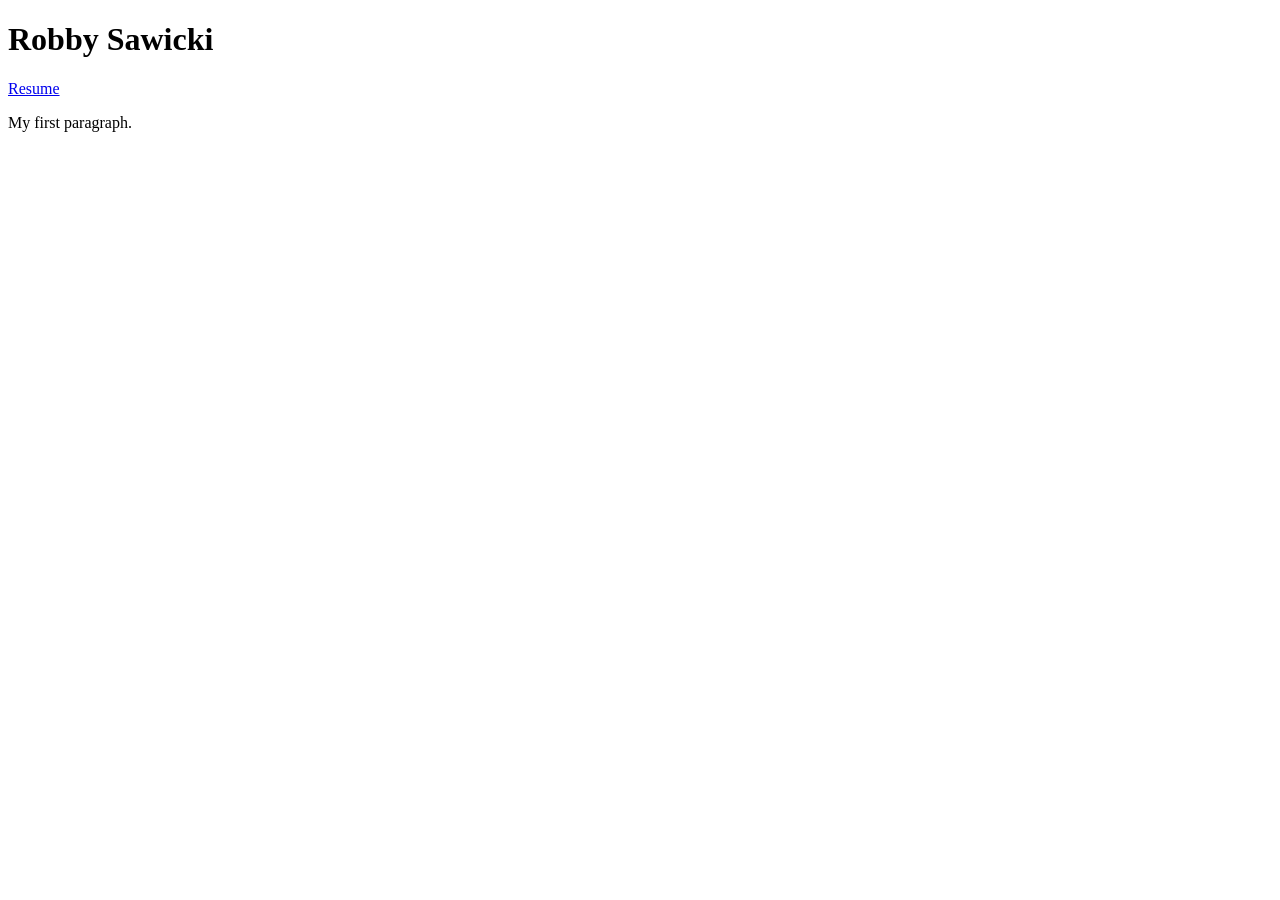
<file: landingpage.html>
<!DOCTYPE html>
<html>
 <head>
  <title>Robby</title>
 </head>
  <header class="site-header">
    <h1>
        Robby Sawicki
    </h1>
    <div class="navigation-bar">
        <div class="navigation-bar-item">
            <a class="navigation-link-item" href="Robby Sawicki Resume.pdf">
                Resume
            </a>
        </div>
    </div>
  </header>
 <body>

 <div id="">
    <p>My first paragraph.</p>
 </div>
 </body>
</html>
</file>
